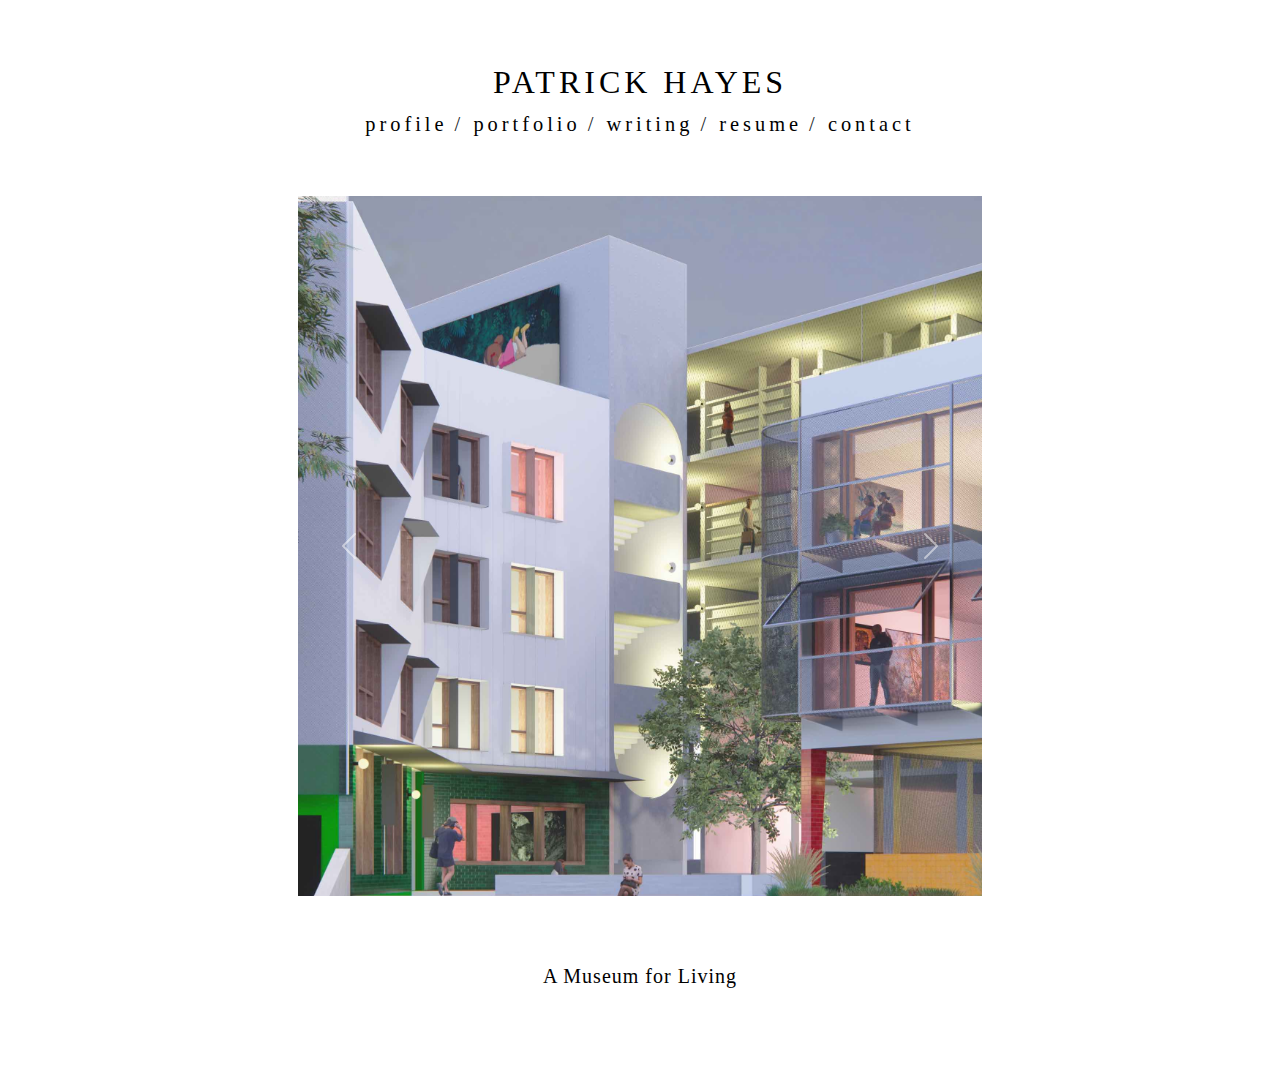
<file: index.html>
<!doctype html>
<html lang="en">
  <head>
    <meta charset="utf-8">
    <meta name="viewport" content="width=device-width, initial-scale=1">
    <meta name="description" content="">
    <meta name="author" content="Patrick Hayes">
    <title>Patrick Hayes</title>
    <link rel="icon" href="img/favicon-32x32.png" type="image/png"/>

    <link href="css/bootstrap.min.css" rel="stylesheet">
    <link href="css/main.css" rel="stylesheet">
  </head>

  <body>

    <!-- <div class="marquee_wrapper">
      <p class="marquee">
      <span>website under construction</span>
      </p>
      <p class="marquee marquee2">
      <span>website under construction</span>
      </p>
    </div> -->

    <header>
    <div class="container">
    <a href="https://www.hayespatrick.com">
      <h1 class="title">PATRICK HAYES</h1>
      <!-- <h2 class="subtitle" style="font-size: calc(1.025rem + .2vw);">Graduate of Architecture</h2> -->
    </a>
    <nav role="navigation">
    <div class="menu">
      <ul>
        <li><a href="profile">profile</a></li>
        <li><a href="portfolio">portfolio</a></li>
        <li><a href="writing">writing</a></li>
        <li><a href="resume">resume</a></li>
        <li><a href="contact">contact</a></li>
      </ul>
    </div>
    </nav>
    </div>
    </header>

    <main>
      <section class="section-md">

        <div style="width:90%; margin: 0 auto;">
        <div id="carouselExampleFade" class="carousel slide carousel-fade" data-bs-ride="carousel">
          <!-- <div class="carousel-indicators">
            <button type="button" data-bs-target="#carouselExampleCaptions" data-bs-slide-to="0" class="active" aria-current="true" aria-label="Slide 1"></button>
            <button type="button" data-bs-target="#carouselExampleCaptions" data-bs-slide-to="1" aria-label="Slide 2"></button>
          </div> -->
          <div class="carousel-inner">
            <div class="carousel-item active" data-bs-interval="4000">
              <img src="img/a-museum-for-living-courtyard-view.jpg" class="d-block w-100 index-img-crop" alt="...">
              <!-- <div class="carousel-caption d-none d-md-block"> -->
              <div class="carousel-caption">
                <h5>A Museum for Living</h5>
                <!-- <p>Some representative placeholder content for the first slide.</p> -->
              </div>
            </div>
            <div class="carousel-item" data-bs-interval="4000">
              <img src="img/a-house-for-my-parents-winter-garden.jpg" class="d-block w-100 index-img-crop" alt="...">
              <!-- <div class="carousel-caption d-none d-md-block"> -->
              <div class="carousel-caption">
                <h5>A House for My Parents</h5>
                <!-- <p>Some representative placeholder content for the second slide.</p> -->
              </div>
            </div>
            <div class="carousel-item" data-bs-interval="4000">
              <img src="img/the-architecture-of-fish-pie-perspective-section.jpg" class="d-block w-100 index-img-crop" alt="...">
              <!-- <div class="carousel-caption d-none d-md-block"> -->
              <div class="carousel-caption">
                <h5>The Architecture of Fish Pie</h5>
                <!-- <p>Some representative placeholder content for the second slide.</p> -->
              </div>
            </div>
            <div class="carousel-item" data-bs-interval="4000">
              <img src="img/reunion-public-toilet.jpg" class="d-block w-100 index-img-crop" alt="...">
              <!-- <div class="carousel-caption d-none d-md-block"> -->
              <div class="carousel-caption">
                <h5>ReUnion</h5>
                <!-- <p>Some representative placeholder content for the second slide.</p> -->
              </div>
            </div>
          </div>
          <button class="carousel-control-prev" type="button" data-bs-target="#carouselExampleFade" data-bs-slide="prev">
            <span class="carousel-control-prev-icon" aria-hidden="true"></span>
            <span class="visually-hidden">Previous</span>
          </button>
          <button class="carousel-control-next" type="button" data-bs-target="#carouselExampleFade" data-bs-slide="next">
            <span class="carousel-control-next-icon" aria-hidden="true"></span>
            <span class="visually-hidden">Next</span>
          </button>
        </div>
</div>

      </section>
    </main>

    <!-- <footer class="footer"></footer> -->

    <script type="text/javascript" src="js/popper.min.js"></script>
    <script type="text/javascript" src="js/bootstrap.min.js"></script>
  </body>

</html>
</file>
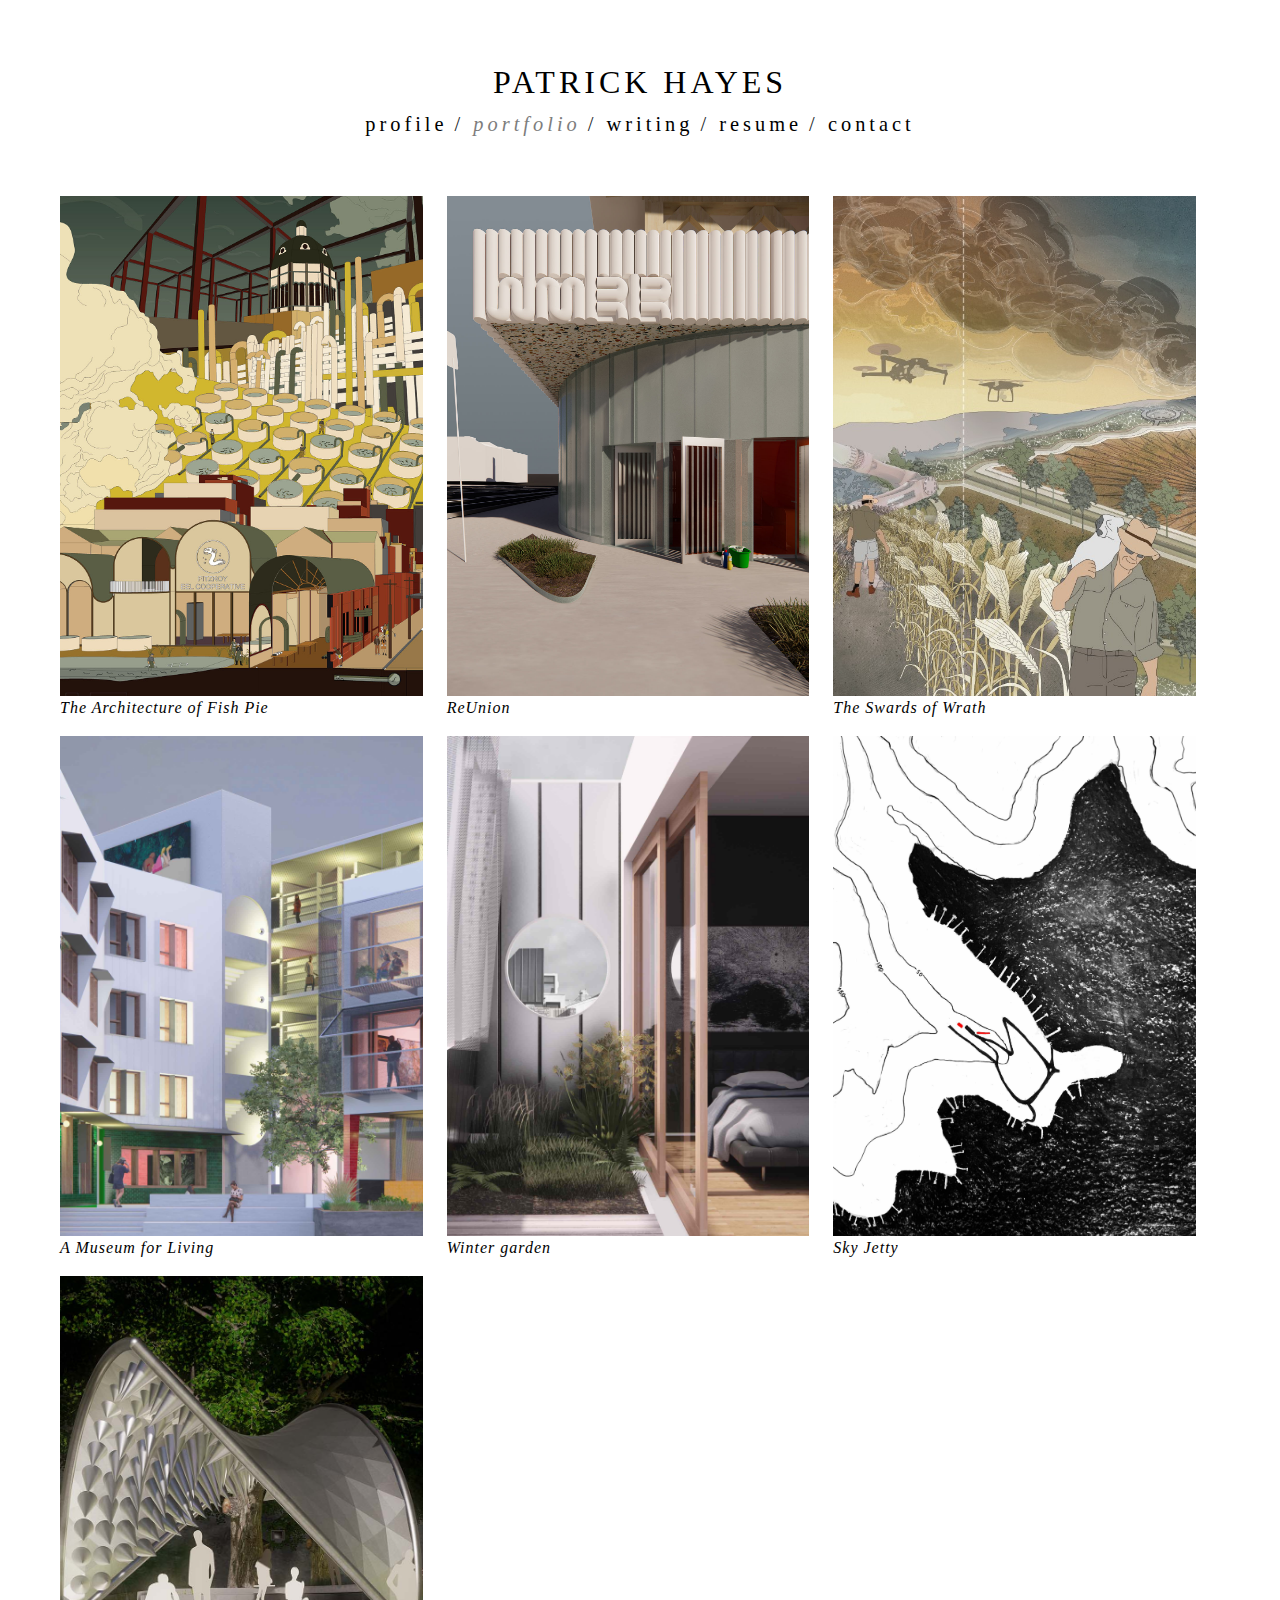
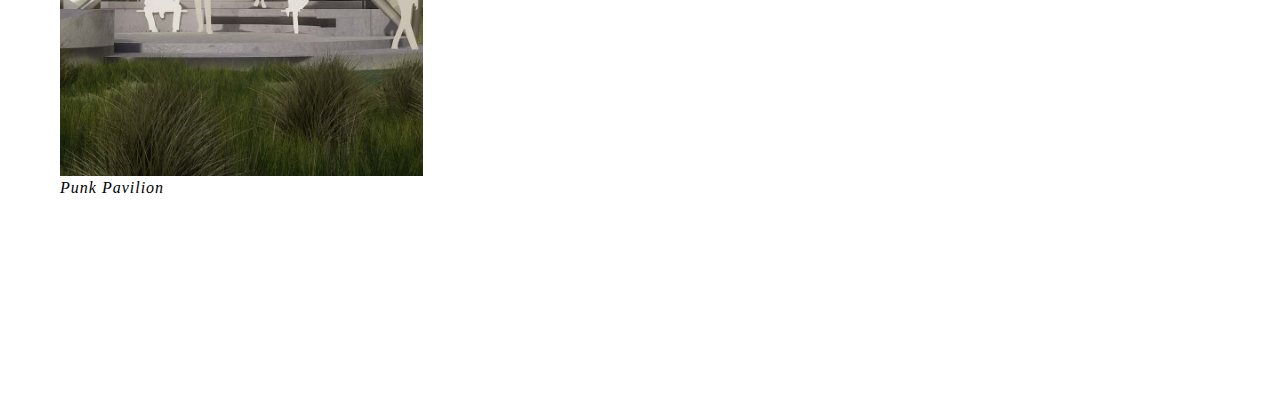
<file: portfolio.html>
<!doctype html>
<html lang="en">
  <head>
    <meta charset="utf-8">
    <meta name="viewport" content="width=device-width, initial-scale=1">
    <meta name="description" content="">
    <meta name="author" content="Patrick Hayes">
    <title>Patrick Hayes</title>
    <link rel="icon" href="img/favicon-32x32.png" type="image/png"/>

    <link href="css/bootstrap.min.css" rel="stylesheet">
    <link href="css/main.css" rel="stylesheet">

    <style>

    </style>
  </head>

  <body>

    <!-- <div class="marquee_wrapper">
      <p class="marquee">
      <span>website under construction</span>
      </p>
      <p class="marquee marquee2">
      <span>website under construction</span>
      </p>
    </div> -->

    <header>
    <div class="container">
    <a href="https://www.hayespatrick.com"><h1 class="title">PATRICK HAYES</h1></a>
    <nav role="navigation">
    <div class="menu">
      <ul>
        <li><a href="profile">profile</a></li>
        <li><a href="portfolio" class="menu_selected">portfolio</a></li>
        <li><a href="writing">writing</a></li>
        <li><a href="resume">resume</a></li>
        <li><a href="contact">contact</a></li>
      </ul>
    </div>
    </nav>
    </div>
    </header>

    <main>
      <section class="section-lg">


      <!-- Gallery -->
      <div class="row" id="portfolio-gallery">

        <div class="row">
          <div class="col-md-4">
            <a href="https://www.hayespatrick.com/projects/the-architecture-of-fish-pie">
            <img src="img/the-architecture-of-fish-pie-perspective-section.jpg"
              class="w-100 crop" alt="perspective section"/><br>
            <p><em>The Architecture of Fish Pie</em></p>
            </a>
          </div>
          <div class="col-md-4">
            <a href="https://www.hayespatrick.com/projects/reunion">
            <img src="img/reunion-public-toilet.jpg"
              class="w-100 crop" alt="public toilet"/><br>
            <p><em>ReUnion</em></p>
            </a>
          </div>
          <div class="col-md-4">
            <a href="https://www.hayespatrick.com/projects/the-swards-of-wrath">
            <img src="img/the-swards-of-wrath-small.jpg"
              class="w-100 crop" alt="poster"/><br>
            <p><em>The Swards of Wrath</em></p>
            </a>
          </div>
        </div>

        <div class="row">
          <div class="col-md-4">
            <a href="https://www.hayespatrick.com/projects/a-museum-for-living">
            <img src="img/a-museum-for-living-courtyard-view.jpg"
              class="w-100 crop" alt="courtyard view"/><br>
            <p><em>A Museum for Living</em></p>
            </a>
          </div>
          <div class="col-md-4">
            <a href="https://www.hayespatrick.com/projects/a-house-for-my-parents">
            <img src="img/a-house-for-my-parents-winter-garden.jpg"
              class="w-100 crop" alt="Winter garden"/><br>
            <p><em>Winter garden</em></p>
            </a>
          </div>
          <div class="col-md-4">
            <a href="https://www.hayespatrick.com/projects/sky-jetty">
            <img src="img/sky-jetty-site-plan.jpg"
              class="w-100 crop" alt="..."/><br>
            <p><em>Sky Jetty</em></p>
            </a>
          </div>
        </div>

        <div class="row">
          <div class="col-md-4">
            <a href="https://www.hayespatrick.com/projects/punk-pavilion">
            <img src="img/punk-pavilion-northern-elevation.jpg"
              class="w-100 crop" alt="poster"/><br>
            <p><em>Punk Pavilion</em></p>
            </a>
          </div>
          <div class="col-md-4">
            <!-- <a href="https://www.hayespatrick.com/projects/a-house-for-my-parents">
            <img src="img/a-house-for-my-parents-winter-garden.jpg"
              class="w-100 crop" alt="Winter garden"/><br>
            <p><em>Winter garden</em></p>
            </a> -->
          </div>
          <div class="col-md-4">
            <!-- <a href="https://www.hayespatrick.com/projects/punk-pavilion">
            <img src="img/punk-pavilion-northern-elevation.jpg"
              class="w-100 crop" alt="poster"/><br>
            <p><em>Punk Pavilion</em></p>
            </a> -->
          </div>
        </div>

      </div>
      <!-- Gallery -->

      </section>
    </main>

    <script type="text/javascript" src="js/popper.min.js"></script>
    <script type="text/javascript" src="js/bootstrap.min.js"></script>

  </body>

</html>
</file>
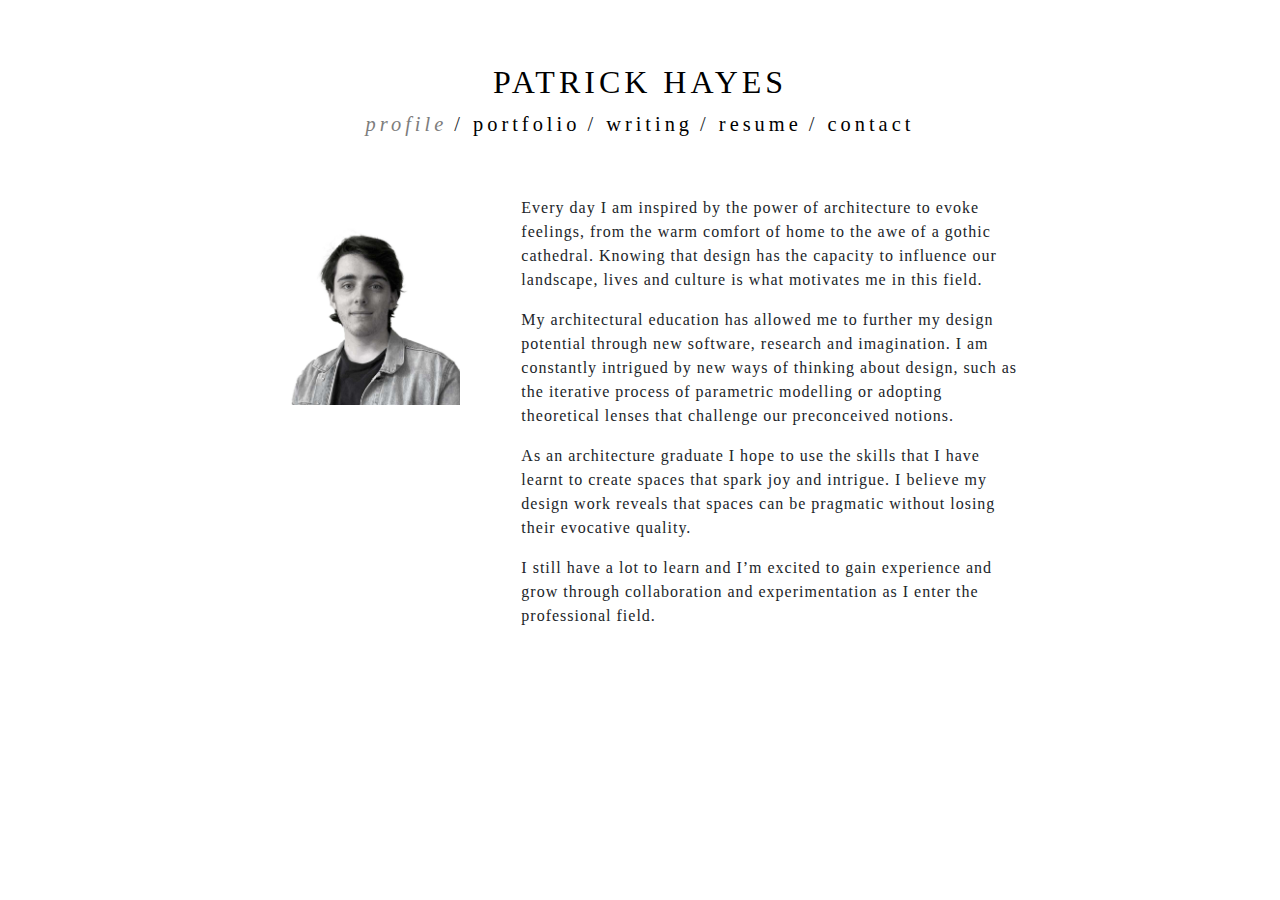
<file: profile.html>
<!doctype html>
<html lang="en">
  <head>
    <meta charset="utf-8">
    <meta name="viewport" content="width=device-width, initial-scale=1">
    <meta name="description" content="">
    <meta name="author" content="Patrick Hayes">
    <title>Patrick Hayes</title>
    <link rel="icon" href="img/favicon-32x32.png" type="image/png"/>

    <link href="css/bootstrap.min.css" rel="stylesheet">
    <link href="css/main.css" rel="stylesheet">
  </head>

  <body>

    <!-- <div class="marquee_wrapper">
      <p class="marquee">
      <span>website under construction</span>
      </p>
      <p class="marquee marquee2">
      <span>website under construction</span>
      </p>
    </div> -->

    <header>
    <div class="container">
    <a href="https://www.hayespatrick.com"><h1 class="title">PATRICK HAYES</h1></a>
    <nav role="navigation">
    <div class="menu">
      <ul>
        <li><a href="profile" class="menu_selected">profile</a></li>
        <li><a href="portfolio">portfolio</a></li>
        <li><a href="writing">writing</a></li>
        <li><a href="resume">resume</a></li>
        <li><a href="contact">contact</a></li>
      </ul>
    </div>
    </nav>
    </div>
    </header>

    <main>
      <section class="section-md">

        <div class="row">
          <div class="col-md-4">
            <img src="img/portrait.jpg" style="width:200px; margin-bottom:20px;" alt="" class="map img-resonsive" />
          </div>
          <div class="col-md-8">
            <p>Every day I am inspired by the power of architecture to evoke feelings, from the warm comfort of home to the awe of a gothic cathedral. Knowing that design has the capacity to influence our landscape, lives and culture is what motivates me in this field.</p>

            <p>My architectural education has allowed me to further my design potential through new software, research and imagination. I am constantly intrigued by new ways of thinking about design, such as the iterative process of parametric modelling or adopting theoretical lenses that challenge our preconceived notions.</p>

            <p>As an architecture graduate I hope to use the skills that I have learnt to create spaces that spark joy and intrigue. I believe my design work reveals that spaces can be pragmatic without losing their evocative quality.</p>

            <p>I still have a lot to learn and I’m excited to gain experience and grow through collaboration and experimentation as I enter the professional field.</p>

          </div>
        </div>



  </section>
    </main>

    <!-- <footer class="footer"></footer> -->

    <script type="text/javascript" src="js/popper.min.js"></script>
    <script type="text/javascript" src="js/bootstrap.min.js"></script>
  </body>

</html>
</file>
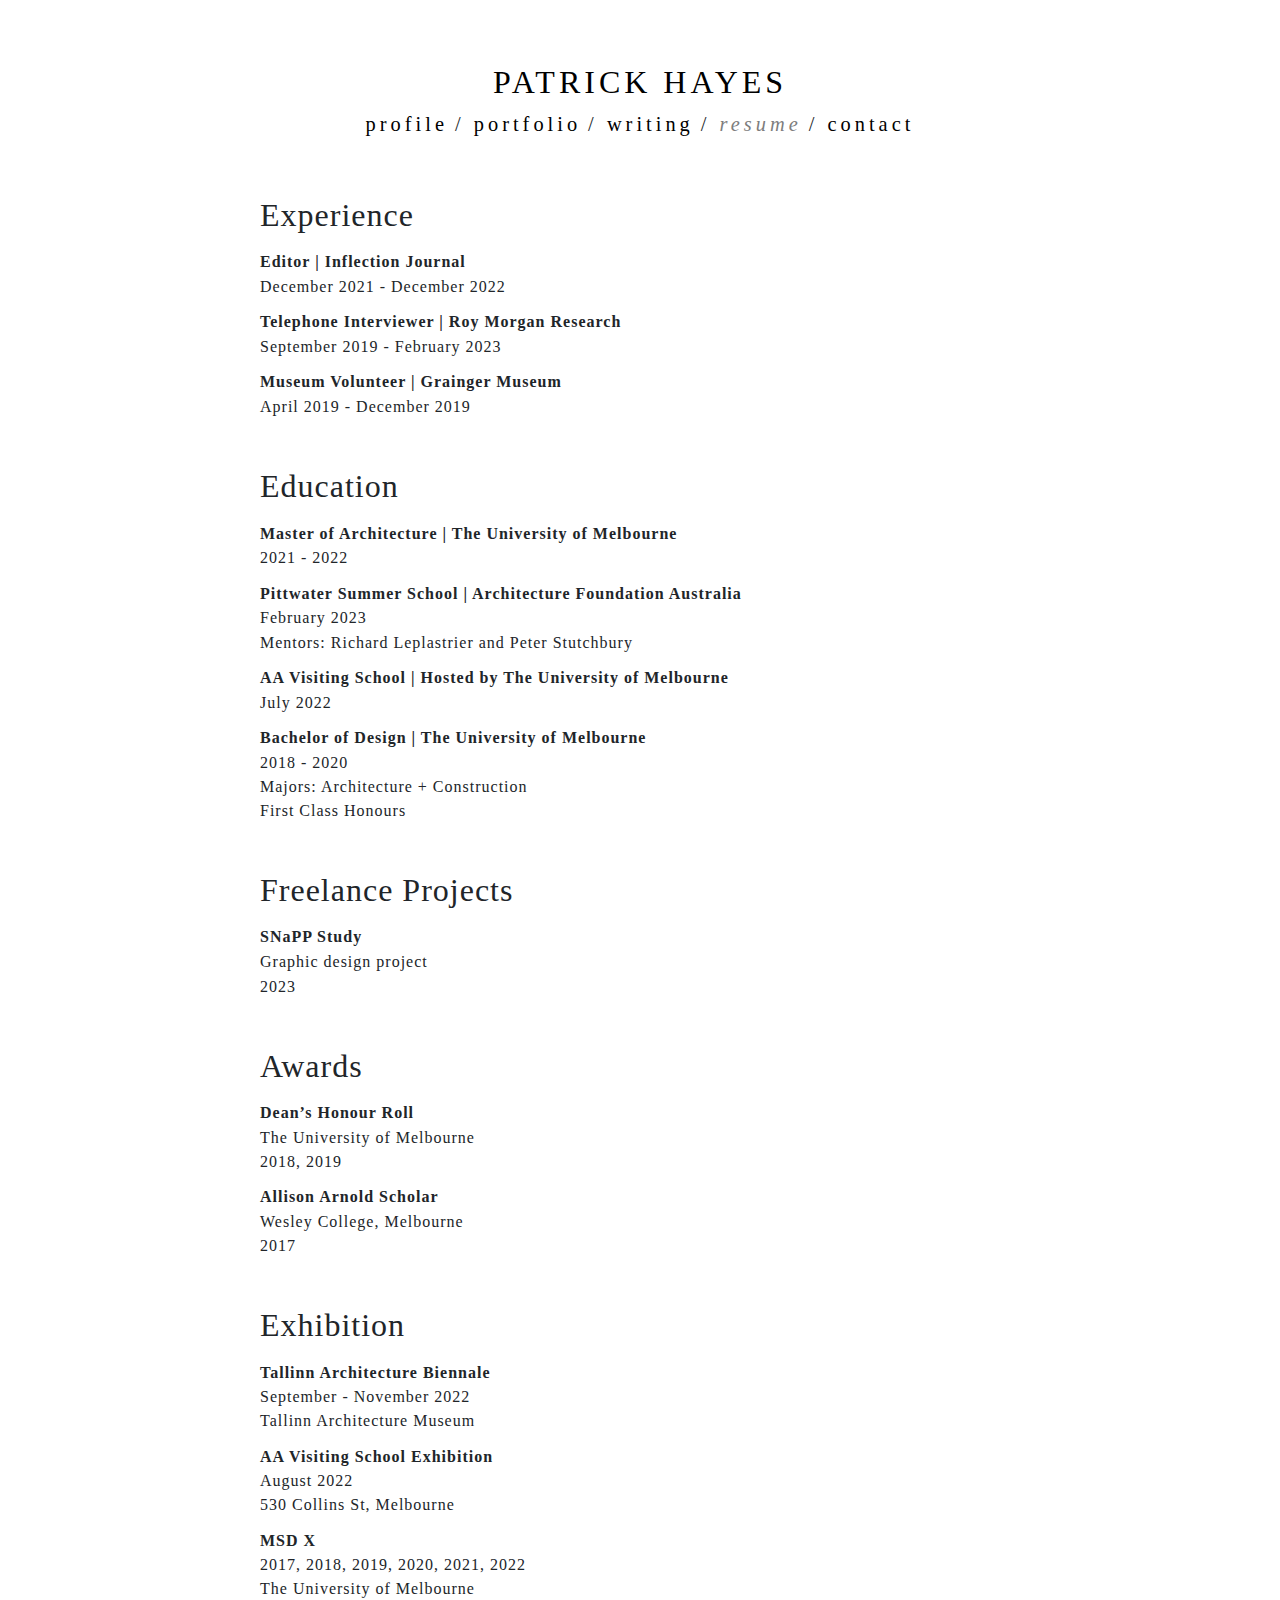
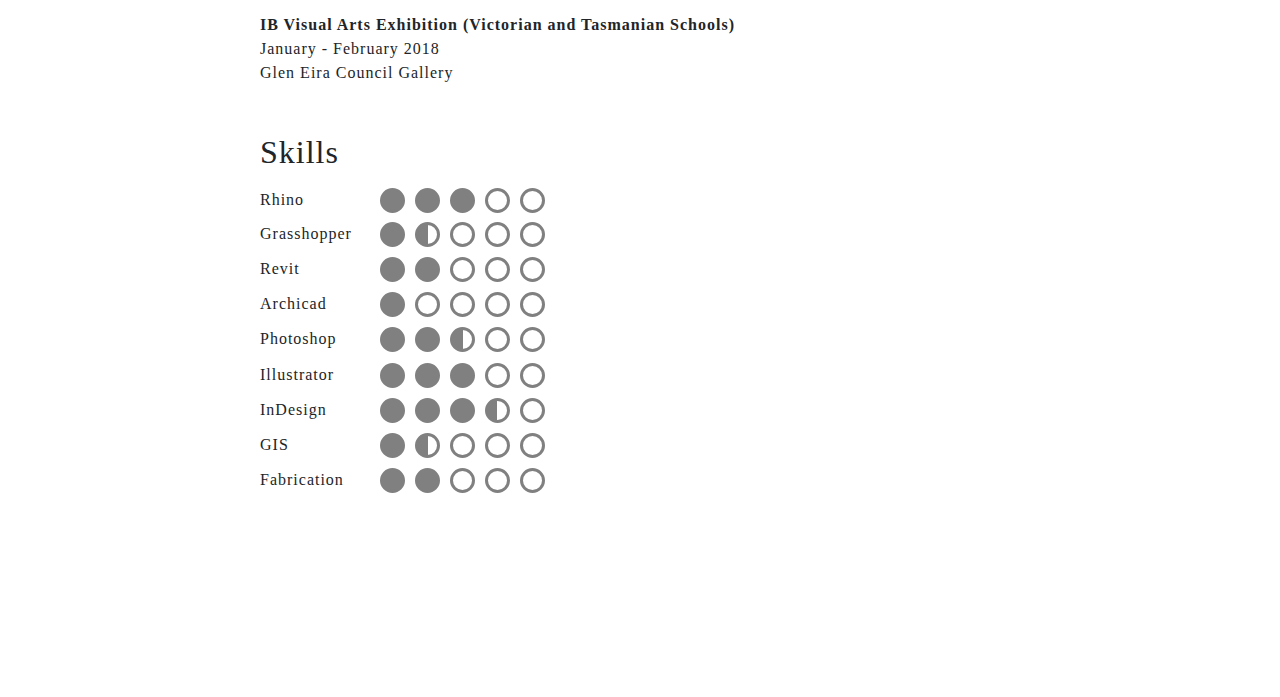
<file: resume.html>
<!doctype html>
<html lang="en">
  <head>
    <meta charset="utf-8">
    <meta name="viewport" content="width=device-width, initial-scale=1">
    <meta name="description" content="">
    <meta name="author" content="Patrick Hayes">
    <title>Patrick Hayes</title>
    <link rel="icon" href="img/favicon-32x32.png" type="image/png"/>

    <link href="css/bootstrap.min.css" rel="stylesheet">
    <link href="css/main.css" rel="stylesheet">
  </head>

  <body>

    <!-- <div class="marquee_wrapper">
      <p class="marquee">
      <span>website under construction</span>
      </p>
      <p class="marquee marquee2">
      <span>website under construction</span>
      </p>
    </div> -->

    <header>
    <div class="container">
    <a href="https://www.hayespatrick.com"><h1 class="title">PATRICK HAYES</h1></a>
    <nav role="navigation">
    <div class="menu">
      <ul>
        <li><a href="profile">profile</a></li>
        <li><a href="portfolio">portfolio</a></li>
        <li><a href="writing">writing</a></li>
        <li><a href="resume" class="menu_selected">resume</a></li>
        <li><a href="contact">contact</a></li>
      </ul>
    </div>
    </nav>
    </div>
    </header>

    <main>
      <section class="resume section-md">

        <div class="resume_section">
        <h2>Experience</h2>
        <div class="resume_item">
          <p class="bold">Editor | Inflection Journal</p>
          <p>December 2021 - December 2022</p>
        </div>

        <div class="resume_item">
          <p class="bold">Telephone Interviewer | Roy Morgan Research</p>
          <p>September 2019 - February 2023</p>
        </div>

        <div class="resume_item">
          <p class="bold">Museum Volunteer | Grainger Museum</p>
          <p>April 2019 - December 2019</p>
        </div>
        </div>

        <div class="resume_section">
        <h2>Education</h2>
        <div class="resume_item">
          <p class="bold">Master of Architecture | The University of Melbourne</p>
          <p>2021 - 2022</p>
        </div>

        <div class="resume_item">
          <p class="bold">Pittwater Summer School | Architecture Foundation Australia</p>
          <p>February 2023</p>
          <p>Mentors: Richard Leplastrier and Peter Stutchbury</p>
        </div>

        <div class="resume_item">
          <p class="bold">AA Visiting School | Hosted by The University of Melbourne</p>
          <p>July 2022</p>
        </div>

        <div class="resume_item">
          <p class="bold">Bachelor of Design | The University of Melbourne</p>
          <p>2018 - 2020<br>Majors: Architecture + Construction<br>First Class Honours</p>
        </div>
        </div>

        <div class="resume_section">
        <h2>Freelance Projects</h2>
        <div class="resume_item">
          <p class="bold">SNaPP Study </p>
          <p>Graphic design project</p>
          <p>2023</p>
        </div>
        </div>

        <div class="resume_section">
        <h2>Awards</h2>
        <div class="resume_item">
          <p class="bold">Dean’s Honour Roll</p>
          <p>The University of Melbourne<br>2018, 2019</p>
        </div>

        <div class="resume_item">
          <p class="bold">Allison Arnold Scholar</p>
          <p>Wesley College, Melbourne<br>2017</p>
        </div>
        </div>

        <div class="resume_section">
        <h2>Exhibition</h2>
        <div class="resume_item">
          <p class="bold">Tallinn Architecture Biennale</p>
          <p>September - November 2022<br>Tallinn Architecture Museum</p>
        </div>

        <div class="resume_item">
          <p class="bold">AA Visiting School Exhibition</p>
          <p>August 2022<br>530 Collins St, Melbourne</p>
        </div>

        <div class="resume_item">
          <p class="bold">MSD X</p>
          <p>2017, 2018, 2019, 2020, 2021, 2022<br>The University of Melbourne</p>
        </div>

        <div class="resume_item">
          <p class="bold">IB Visual Arts Exhibition (Victorian and Tasmanian Schools)</p>
          <p>January - February 2018<br>Glen Eira Council Gallery</p>
        </div>
        </div>

        <div class="resume_section">
        <h2>Skills</h2>
        <style>

        .half-circle, .empty-circle, .full-circle {
          width: 25px;
          height: 25px;
          border-radius: 50%;
          border: 3px solid gray;
        }

        .half-circle {
          background: linear-gradient( 90deg, grey, grey 50%, white 50%, white 50%, white 50% );
        }

        .empty-circle {
          background: linear-gradient( 90deg, white, white 50%, white 50%, white 50%, white 50% );
        }
        .full-circle {
          background: linear-gradient( 90deg, grey, grey 50%, grey 50%, grey 50%, grey 50% );
        }

    .resume_skills_item > div {
      float:left;
    }
    .resume_skills_item > div:not(:last-child) {
      margin-right: 10px;
    }

    .resume_skills_item > p {
      float:left;
      margin-right: 20px;
      width: 100px;
    }

    .resume_skills {
      clear:both;
    }
    .resume_skills {
      margin-top: 10px;
    }

        </style>

        <div class="resume_item resume_skills">
          <div class="resume_skills_item">
            <p>Rhino</p>
            <div class="full-circle"></div>
            <div class="full-circle"></div>
            <div class="full-circle"></div>
            <div class="empty-circle"></div>
            <div class="empty-circle"></div>
          </div>
        </div>

        <br>

        <div class="resume_item resume_skills">
          <div class="resume_skills_item">
            <p>Grasshopper</p>
            <div class="full-circle"></div>
            <div class="half-circle"></div>
            <div class="empty-circle"></div>
            <div class="empty-circle"></div>
            <div class="empty-circle"></div>
          </div>
        </div>

        <br>

        <div class="resume_item resume_skills">
          <div class="resume_skills_item">
            <p>Revit</p>
            <div class="full-circle"></div>
            <div class="full-circle"></div>
            <div class="empty-circle"></div>
            <div class="empty-circle"></div>
            <div class="empty-circle"></div>
          </div>
        </div>

        <br>

        <div class="resume_item resume_skills">
          <div class="resume_skills_item">
            <p>Archicad</p>
            <div class="full-circle"></div>
            <div class="empty-circle"></div>
            <div class="empty-circle"></div>
            <div class="empty-circle"></div>
            <div class="empty-circle"></div>
          </div>
        </div>

        <br>

        <div class="resume_item resume_skills">
          <div class="resume_skills_item">
            <p>Photoshop</p>
            <div class="full-circle"></div>
            <div class="full-circle"></div>
            <div class="half-circle"></div>
            <div class="empty-circle"></div>
            <div class="empty-circle"></div>
          </div>
        </div>

        <br>

        <div class="resume_item resume_skills">
          <div class="resume_skills_item">
            <p>Illustrator</p>
            <div class="full-circle"></div>
            <div class="full-circle"></div>
            <div class="full-circle"></div>
            <div class="empty-circle"></div>
            <div class="empty-circle"></div>
          </div>
        </div>

        <br>

        <div class="resume_item resume_skills">
          <div class="resume_skills_item">
            <p>InDesign</p>
            <div class="full-circle"></div>
            <div class="full-circle"></div>
            <div class="full-circle"></div>
            <div class="half-circle"></div>
            <div class="empty-circle"></div>
          </div>
        </div>

        <br>

        <div class="resume_item resume_skills">
          <div class="resume_skills_item">
            <p>GIS</p>
            <div class="full-circle"></div>
            <div class="half-circle"></div>
            <div class="empty-circle"></div>
            <div class="empty-circle"></div>
            <div class="empty-circle"></div>
          </div>
        </div>

        <br>

        <div class="resume_item resume_skills">
          <div class="resume_skills_item">
            <p>Fabrication</p>
            <div class="full-circle"></div>
            <div class="full-circle"></div>
            <div class="empty-circle"></div>
            <div class="empty-circle"></div>
            <div class="empty-circle"></div>
          </div>
        </div>




        </div>


        <p>
        </p>
      </section>
    </main>

    <script type="text/javascript" src="js/popper.min.js"></script>
    <script type="text/javascript" src="js/bootstrap.min.js"></script>
  </body>

</html>
</file>
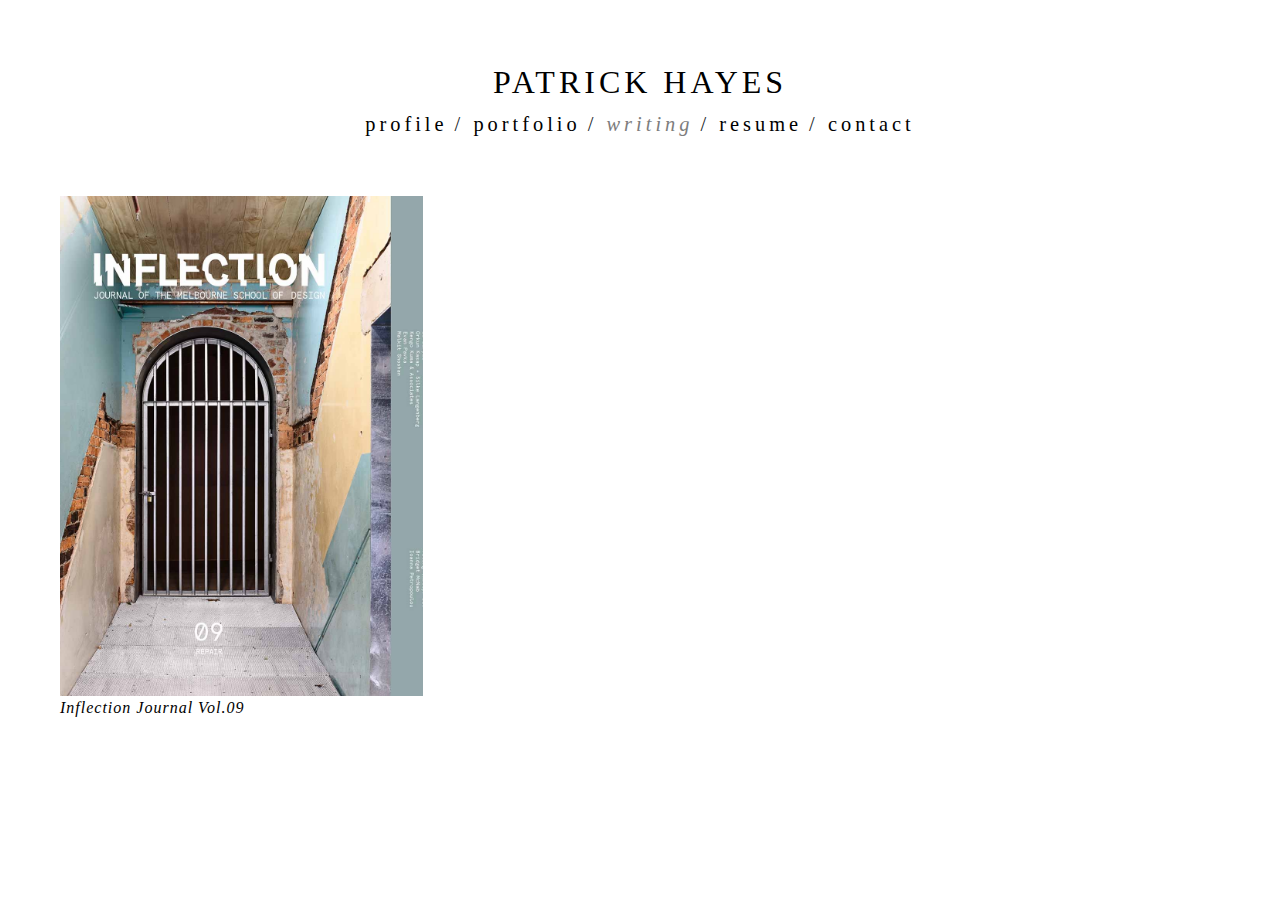
<file: writing.html>
<!doctype html>
<html lang="en">
  <head>
    <meta charset="utf-8">
    <meta name="viewport" content="width=device-width, initial-scale=1">
    <meta name="description" content="">
    <meta name="author" content="Patrick Hayes">
    <title>Patrick Hayes</title>
    <link rel="icon" href="img/favicon-32x32.png" type="image/png"/>

    <link href="css/bootstrap.min.css" rel="stylesheet">
    <link href="css/main.css" rel="stylesheet">

    <style>

    </style>
  </head>

  <body>

    <!-- <div class="marquee_wrapper">
      <p class="marquee">
      <span>website under construction</span>
      </p>
      <p class="marquee marquee2">
      <span>website under construction</span>
      </p>
    </div> -->

    <header>
    <div class="container">
    <a href="https://www.hayespatrick.com"><h1 class="title">PATRICK HAYES</h1></a>
    <nav role="navigation">
    <div class="menu">
      <ul>
        <li><a href="profile">profile</a></li>
        <li><a href="portfolio">portfolio</a></li>
        <li><a href="writing" class="menu_selected">writing</a></li>
        <li><a href="resume">resume</a></li>
        <li><a href="contact">contact</a></li>
      </ul>
    </div>
    </nav>
    </div>
    </header>

    <main>
      <section class="section-lg">


      <!-- Gallery -->
      <div class="row" id="portfolio-gallery">

        <div class="row">
          <div class="col-md-4">
            <a href="https://www.hayespatrick.com/writing/inflection-journal-vol-9">
            <img src="img/inflection-vol-9-repair-frontcover.jpg"
              class="w-100 crop" alt="perspective section"/><br>
            <p><em>Inflection Journal Vol.09</em></p>
            </a>
          </div>
          <!-- <div class="col-md-4">
            <a href="https://www.hayespatrick.com/projects/reunion">
            <img src="img/reunion-public-toilet.jpg"
              class="w-100 crop" alt="public toilet"/><br>
            <p><em>ReUnion</em></p>
            </a>
          </div> -->
          <!-- <div class="col-md-4">
            <a href="https://www.hayespatrick.com/projects/the-swards-of-wrath">
            <img src="img/the-swards-of-wrath-small.jpg"
              class="w-100 crop" alt="poster"/><br>
            <p><em>The Swards of Wrath</em></p>
            </a>
          </div> -->
        </div>

        <!-- <div class="row">
          <div class="col-md-4">
            <a href="https://www.hayespatrick.com/projects/a-museum-for-living">
            <img src="img/a-museum-for-living-courtyard-view.jpg"
              class="w-100 crop" alt="courtyard view"/><br>
            <p><em>A Museum for Living</em></p>
            </a>
          </div>
          <div class="col-md-4">
            <a href="https://www.hayespatrick.com/projects/a-house-for-my-parents">
            <img src="img/a-house-for-my-parents-winter-garden.jpg"
              class="w-100 crop" alt="Winter garden"/><br>
            <p><em>Winter garden</em></p>
            </a>
          </div>
          <div class="col-md-4">
            <a href="https://www.hayespatrick.com/projects/sky-jetty">
            <img src="img/sky-jetty-site-plan.jpg"
              class="w-100 crop" alt="..."/><br>
            <p><em>Sky Jetty</em></p>
            </a>
          </div>
        </div> -->



      </div>
      <!-- Gallery -->

      </section>
    </main>

    <script type="text/javascript" src="js/popper.min.js"></script>
    <script type="text/javascript" src="js/bootstrap.min.js"></script>

  </body>

</html>
</file>
<file: css/main.css>
body {
  font-family: Times New Roman, Georgia, serif;
  font-weight: 400;
  font-size: 1rem;
  letter-spacing: 1px;
  /* padding-top: 100px; */
}

a {
  text-decoration: none;
  color: black;
}

a:hover {
  color: #9d9d9d;
}

p.bold {
  font-weight: bold;
}

.title {
  text-align: center;
  font-size: 1.5rem;
  letter-spacing: 4px;
}

.menu {
  text-align: center;
  font-size: 0.8rem;
  letter-spacing: 4px;
}

.menu ul {
  list-style: none;
  padding: 0;
  margin: 0;
}

.menu ul li {
  display: inline-block;
  margin: 0;
  padding: 0;
}

.menu ul li:not(:last-child):after {
  content: "/";
  display: inline-block;
  margin: 0 0 0 3px;
}

.menu_selected {
  font-style: italic;
  color: #7d7d7d;
}

header {
  width: 100%;
  padding-top: 7vh;
  padding-bottom: 3vh;
  background-color: #fff;
  text-align: center;
  position: fixed;
  top: 0;
  left: 0;
  z-index: 9;
  transition: background-color .2s;
}

main {
  padding-bottom: 5vh;
  font-size: 14px;
  padding-top: calc(20vh + 0rem);
  margin-bottom: 15vh;
}

main section {
  margin: 0 auto;
  padding: 0 20px;
}

.section-md {
  max-width: 800px;
}

.section-lg {
  max-width: 1200px;
}

.marquee_wrapper {
  color: white;
  background-color: black;
  height: 1.5rem;
  font-size: 1rem;
  margin: 0 auto;
  white-space: nowrap;
  overflow: hidden;
  position: fixed;
  bottom: 0;
  width: 100%;
  line-height: 1.5rem;
  z-index: 10;
}

.marquee {
  margin: 0 auto;
  white-space: nowrap;
  overflow: hidden;
  position: fixed;
  bottom: 0;
  width: 100%;
}

.marquee span {
  display: inline-block;
  padding-left: 100%;
  animation: marquee 15s linear infinite;
}

.marquee2 span {
  animation-delay: 7.5s;
}

.resume_section {
  margin-bottom: 3rem;
}

.resume_item {
  margin-bottom: 0.7em;
}

.resume_item p {
  margin-bottom: 0.05em;
}

.resume h2 {
  margin-bottom: 0.5em;
}

.carousel-caption {
  bottom: -120px;
  color: black;
}

.carousel-inner {
  /* padding-bottom: 150px; */
  overflow: visible;
}

.carousel-item {
  transition: transform .01s ease-in-out !important;
}

.carousel-fade .active.carousel-item-start,
.carousel-fade .active.carousel-item-end {
  transition: opacity 0s 2.6s;
}

.carousel-item {
    -webkit-backface-visibility: unset!important;
    backface-visibility: unset!important;
}

.crop {
  object-fit: cover; /* Do not scale the image */
  object-position: center; /* Center the image within the element */
  width: 100%;
  /* max-height: 400px; */
  height: 300px;
}

.index-img-crop {
  object-fit: cover; /* Do not scale the image */
  object-position: center; /* Center the image within the element */
  width: 100%;
  /* max-height: 400px; */
  height: 500px;
}

#portfolio-gallery a:hover img {
  opacity: 0.8;
}

.modal-img a {
  cursor: pointer;
}

.modal-body {
  padding: 0;
}

@keyframes marquee {
  0% {
    transform: translate(0, 0);
  }
  100% {
    transform: translate(-100%, 0);
  }
}

@media screen and (min-width:480px) {

  .menu {
    text-align: center;
    font-size: 1.1rem;
  }

  .crop {
    height: 300px;
  }

}

@media screen and (min-width:800px) {

  .marquee_wrapper {
    height: 2.2rem;
    font-size: 1.2rem;
    line-height: 1.9rem;
  }

  .menu ul li:not(:last-child):after {
    margin: 0 0 0 7px;
  }

  .menu {
    font-size: 1.275rem;
  }

  body {
    font-size: 1.375rem;
  }

  .title {
    font-size: 2rem;
  }

  main {
    font-size: 16px;
    padding-top: calc(20vh + 1rem);
  }

  .crop {
    height: 350px;
  }

  .index-img-crop {
    height: 700px;
  }

}

@media screen and (min-width:1200px) {

  .crop {
    height: 500px;
  }

}
</file>
